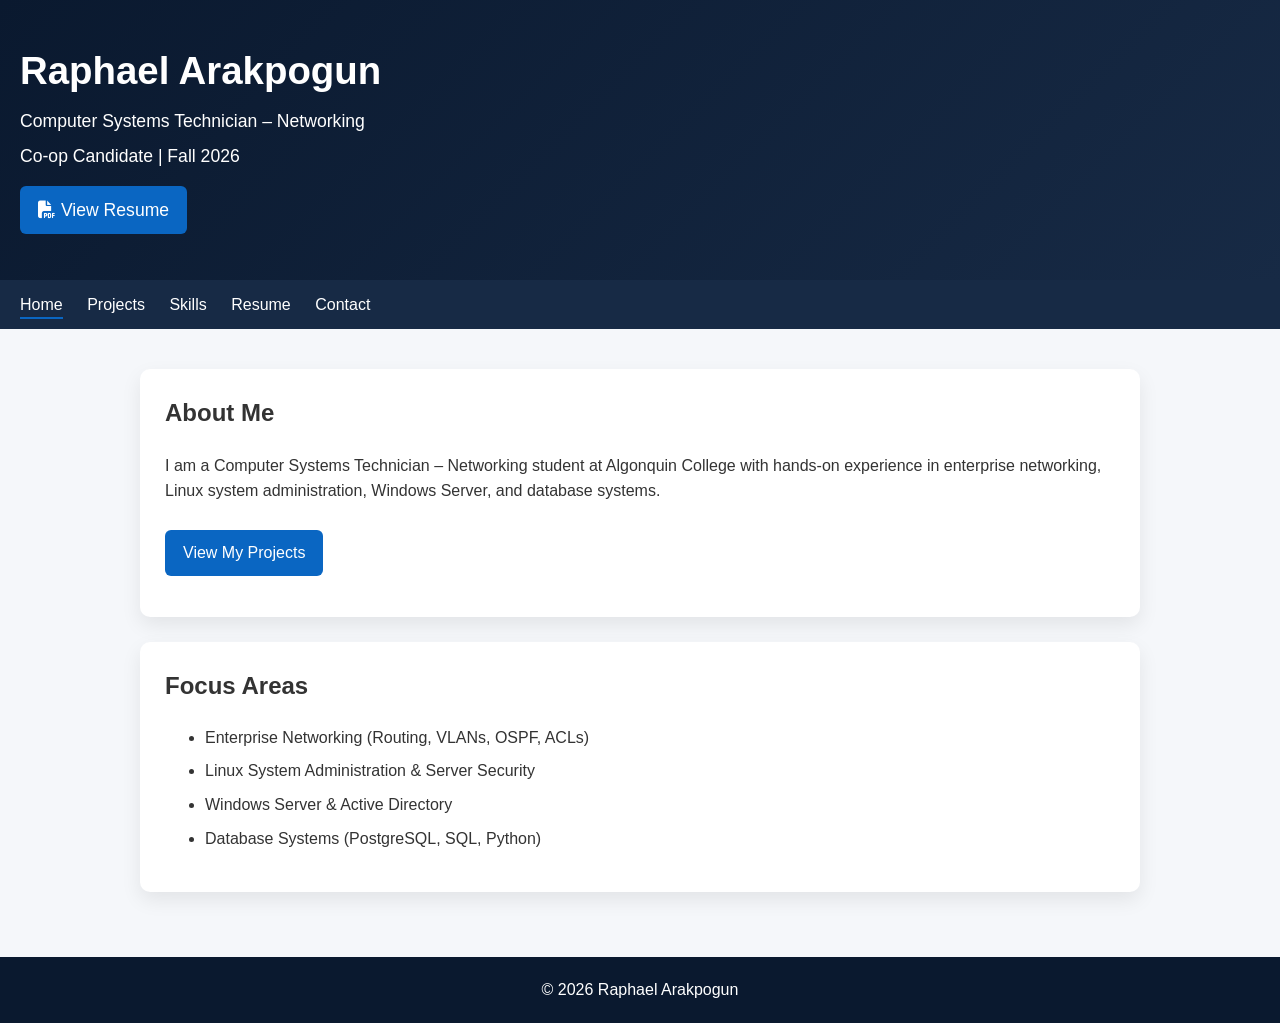
<file: index.html>
<!DOCTYPE html>
<html lang="en">
<head>
  <meta charset="UTF-8">
  <title>Raphael Arakpogun | Portfolio</title>
  <link rel="stylesheet" href="assets/css/style.css">
  <link rel="stylesheet" href="https://cdnjs.cloudflare.com/ajax/libs/font-awesome/6.5.0/css/all.min.css">
</head>

<body>

<header>
  <h1>Raphael Arakpogun</h1>
  <p>Computer Systems Technician – Networking</p>
  <p>Co‑op Candidate | Fall 2026</p>

<p>
  <a href="Resume.pdf" class="button" target="_blank">
    <i class="fa-solid fa-file-pdf"></i>
    View Resume
  </a>
</p>
  
</header>

<nav>
  <a href="index.html" class="active">Home</a>
  <a href="projects.html">Projects</a>
  <a href="skills.html">Skills</a>
  <a href="resume.html">Resume</a>
  <a href="contact.html">Contact</a>
</nav>


<section>
  <div class="card">
    <h2>About Me</h2>
    <p>
      I am a Computer Systems Technician – Networking student at Algonquin College
      with hands‑on experience in enterprise networking, Linux system administration,
      Windows Server, and database systems.
    </p>
    <p>
  <a href="projects.html" class="button">View My Projects</a>
</p>
  </div>

  <div class="card">
    <h2>Focus Areas</h2>
    <ul>
      <li>Enterprise Networking (Routing, VLANs, OSPF, ACLs)</li>
      <li>Linux System Administration & Server Security</li>
      <li>Windows Server & Active Directory</li>
      <li>Database Systems (PostgreSQL, SQL, Python)</li>
    </ul>
  </div>
</section>

<footer>
  © 2026 Raphael Arakpogun
</footer>

</body>
</html>
</file>
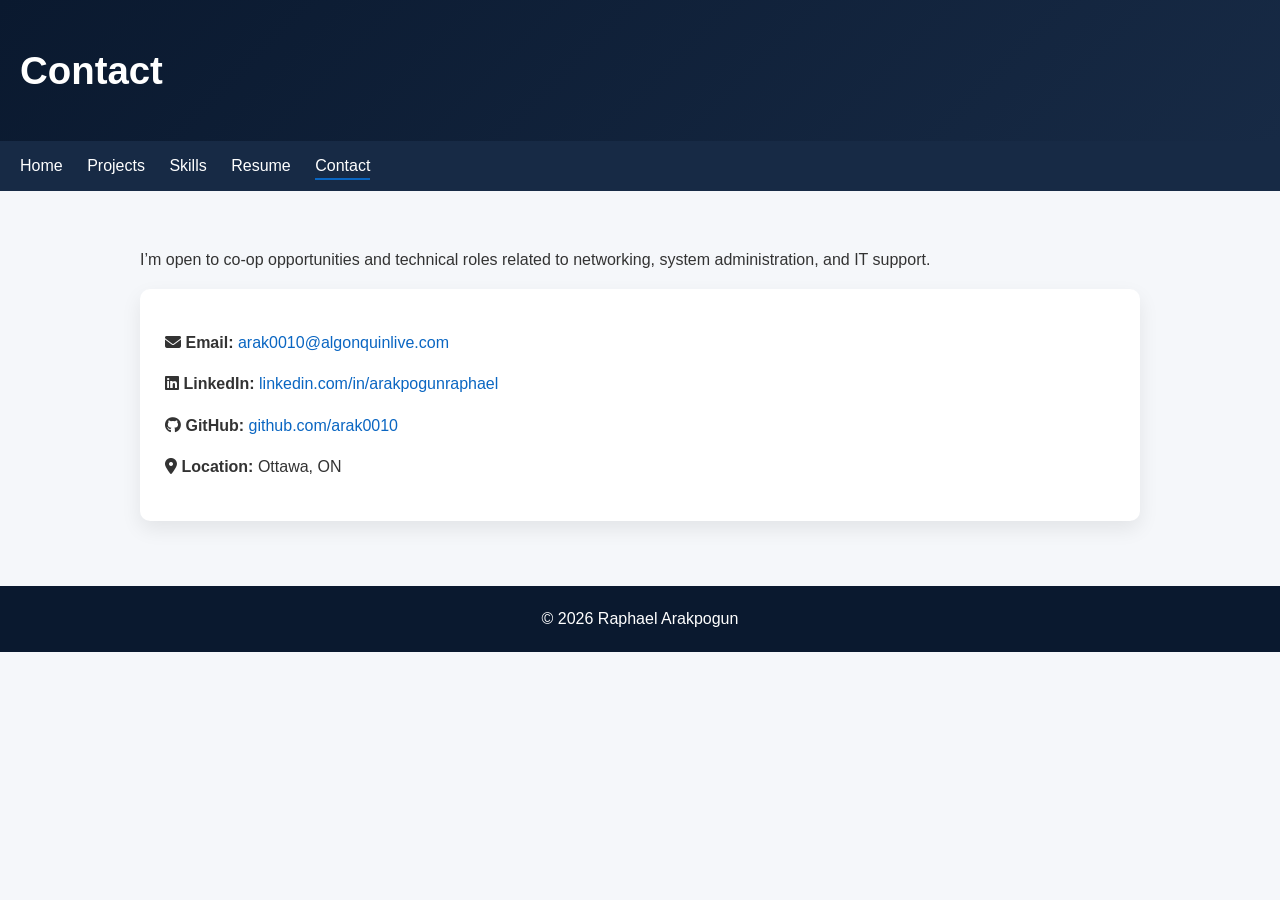
<file: contact.html>
<!DOCTYPE html>
<html lang="en">
<head>
  <meta charset="UTF-8">
  <title>Contact | Raphael Arakpogun</title>
  <link rel="stylesheet" href="assets/css/style.css">
  <link rel="stylesheet" href="https://cdnjs.cloudflare.com/ajax/libs/font-awesome/6.5.0/css/all.min.css">
</head>

<body>

<header>
  <h1>Contact</h1>
</header>

<nav>
  <a href="index.html">Home</a>
  <a href="projects.html">Projects</a>
  <a href="skills.html">Skills</a>
  <a href="resume.html">Resume</a>
  <a href="contact.html" class="active">Contact</a>
</nav>

<section>

<p>
  I’m open to co-op opportunities and technical roles related to networking,
  system administration, and IT support.
</p>


  <div class="card">
  <p>
    <i class="fa-solid fa-envelope"></i>
    <strong>Email:</strong>
    <a href="mailto:arak0010@algonquinlive.com">
      arak0010@algonquinlive.com
    </a>
  </p>

  <p>
    <i class="fa-brands fa-linkedin"></i>
    <strong>LinkedIn:</strong>
    <a href="https://linkedin.com/in/arakpogunraphael" target="_blank">
      linkedin.com/in/arakpogunraphael
    </a>
  </p>

  <p>
    <i class="fa-brands fa-github"></i>
    <strong>GitHub:</strong>
    <a href="https://github.com/arak0010" target="_blank">
      github.com/arak0010
    </a>
  </p>

  <p>
    <i class="fa-solid fa-location-dot"></i>
    <strong>Location:</strong> Ottawa, ON
  </p>
</div>

</section>

<footer>
  © 2026 Raphael Arakpogun
</footer>

</body>
</html>
</file>
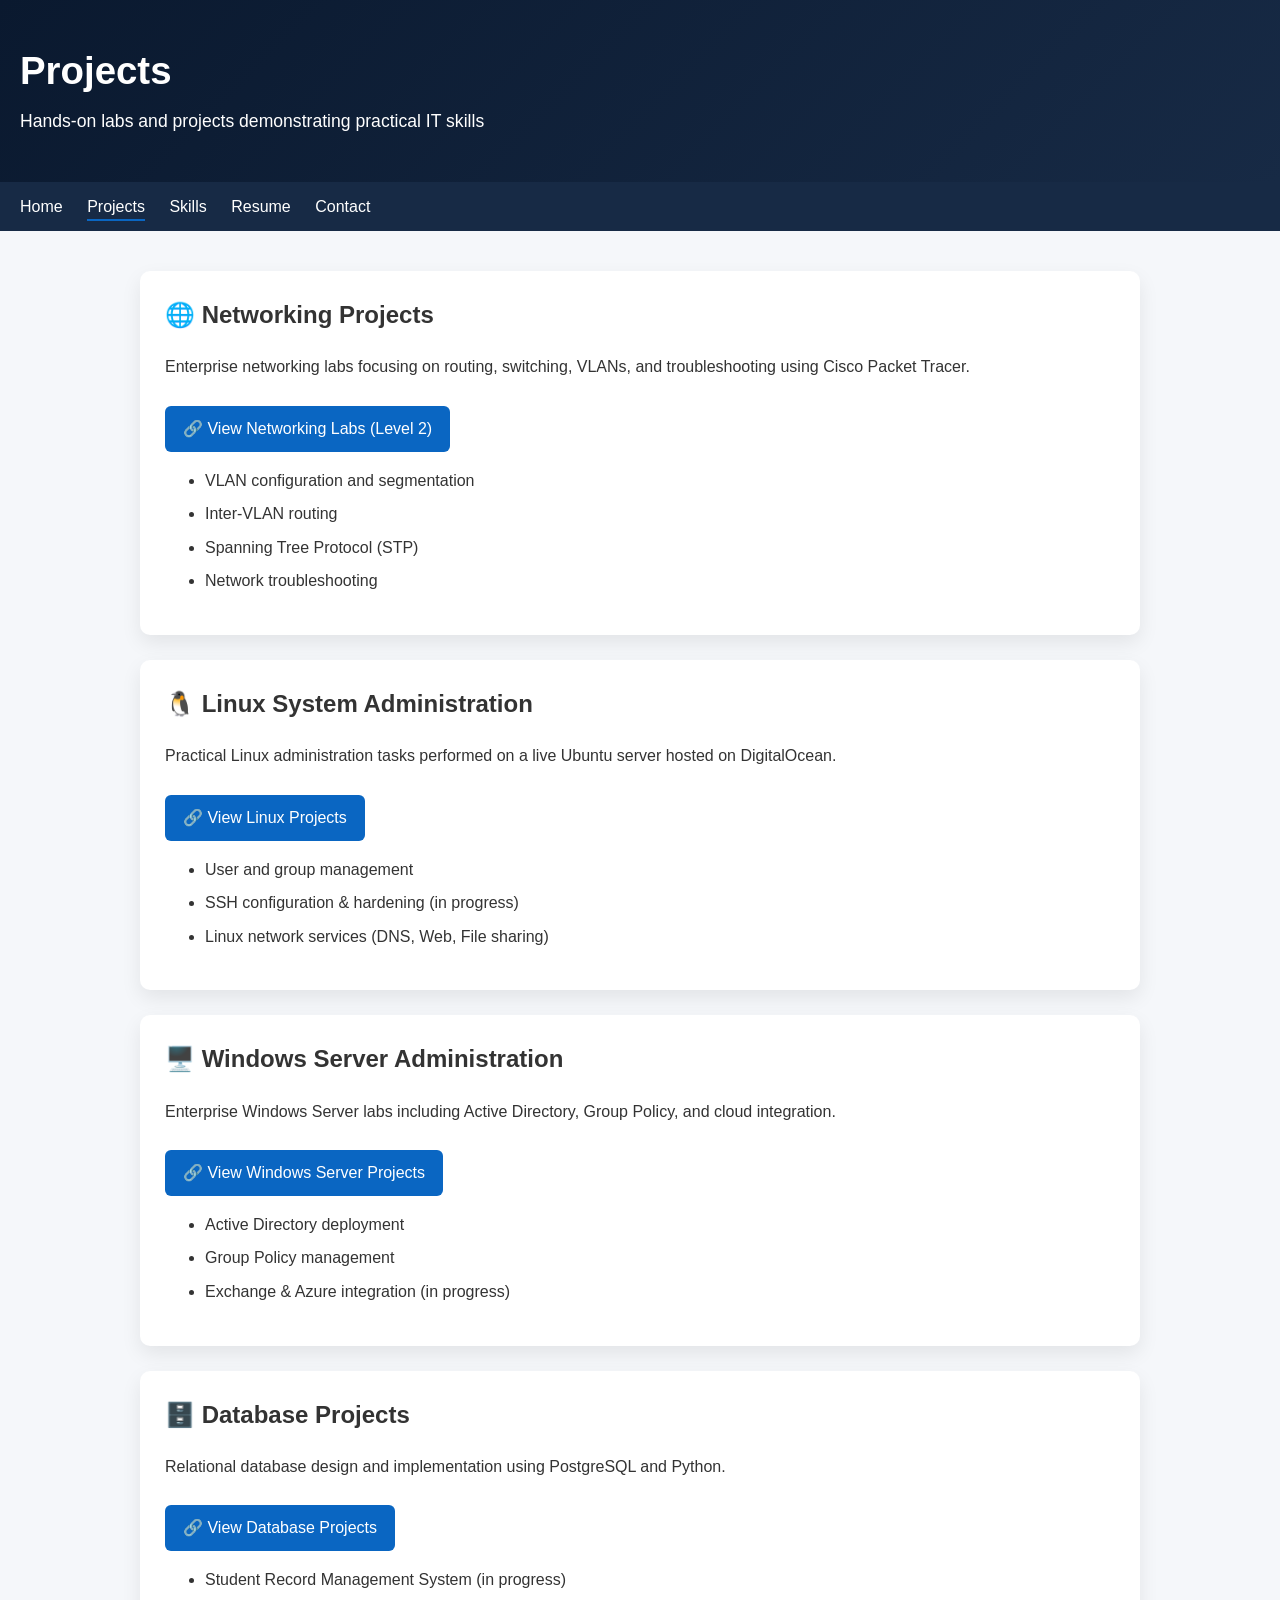
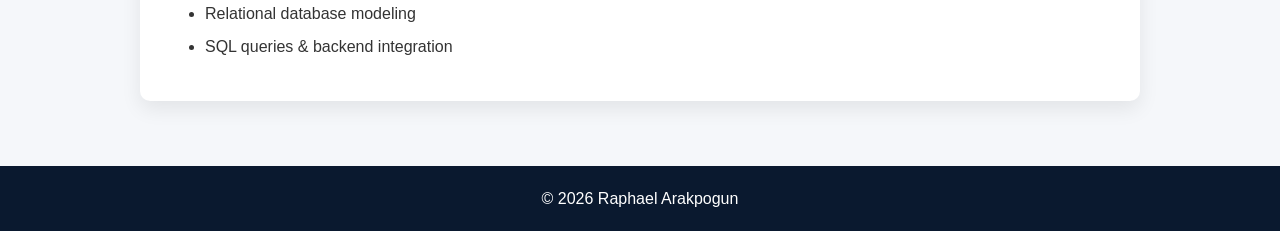
<file: projects.html>
<!DOCTYPE html>
<html lang="en">
<head>
  <meta charset="UTF-8">
  <title>Projects | Raphael Arakpogun</title>
  <link rel="stylesheet" href="assets/css/style.css">
  <link rel="stylesheet" href="https://cdnjs.cloudflare.com/ajax/libs/font-awesome/6.5.0/css/all.min.css">
</head>

<body>

<header>
  <h1>Projects</h1>
  <p>Hands-on labs and projects demonstrating practical IT skills</p>
</header>

<nav>
  <a href="index.html">Home</a>
  <a href="projects.html" class="active">Projects</a>
  <a href="skills.html">Skills</a>
  <a href="resume.html">Resume</a>
  <a href="contact.html">Contact</a>
</nav>


<section>

  <div class="card">
    <h2>🌐 Networking Projects</h2>
    <p>
      Enterprise networking labs focusing on routing, switching, VLANs,
      and troubleshooting using Cisco Packet Tracer.
    </p>

    <p>
  <a href="https://github.com/arak0010/networking-labs-level2"
     target="_blank"
     class="button">
    🔗 View Networking Labs (Level 2)
  </a>
</p>
    <ul>
      <li>VLAN configuration and segmentation</li>
      <li>Inter-VLAN routing</li>
      <li>Spanning Tree Protocol (STP)</li>
      <li>Network troubleshooting</li>
    </ul>
  </div>

  <div class="card">
    <h2>🐧 Linux System Administration</h2>
    <p>
      Practical Linux administration tasks performed on a live Ubuntu server
      hosted on DigitalOcean.
    </p>

    <p>
  <a href="https://github.com/arak0010/linux-system-administration"
     target="_blank"
     class="button">
    🔗 View Linux Projects
  </a>
</p>
    <ul>
      <li>User and group management</li>
      <li>SSH configuration & hardening (in progress)</li>
      <li>Linux network services (DNS, Web, File sharing)</li>
    </ul>
  </div>

  <div class="card">
    <h2>🖥️ Windows Server Administration</h2>
    <p>
      Enterprise Windows Server labs including Active Directory, Group Policy,
      and cloud integration.
    </p>

    <p>
  <a href="https://github.com/arak0010/windows-server-administration"
     target="_blank"
     class="button">
    🔗 View Windows Server Projects
  </a>
</p>
    <ul>
      <li>Active Directory deployment</li>
      <li>Group Policy management</li>
      <li>Exchange & Azure integration (in progress)</li>
    </ul>
  </div>

  <div class="card">
    <h2>🗄️ Database Projects</h2>
    <p>
      Relational database design and implementation using PostgreSQL and Python.
    </p>

    <p>
  <a href="https://github.com/arak0010/database-projects"
     target="_blank"
     class="button">
    🔗 View Database Projects
  </a>
</p>
    <ul>
      <li>Student Record Management System (in progress)</li>
      <li>Relational database modeling</li>
      <li>SQL queries & backend integration</li>
    </ul>
  </div>

</section>

<footer>
  © 2026 Raphael Arakpogun
</footer>

</body>
</html>
</file>
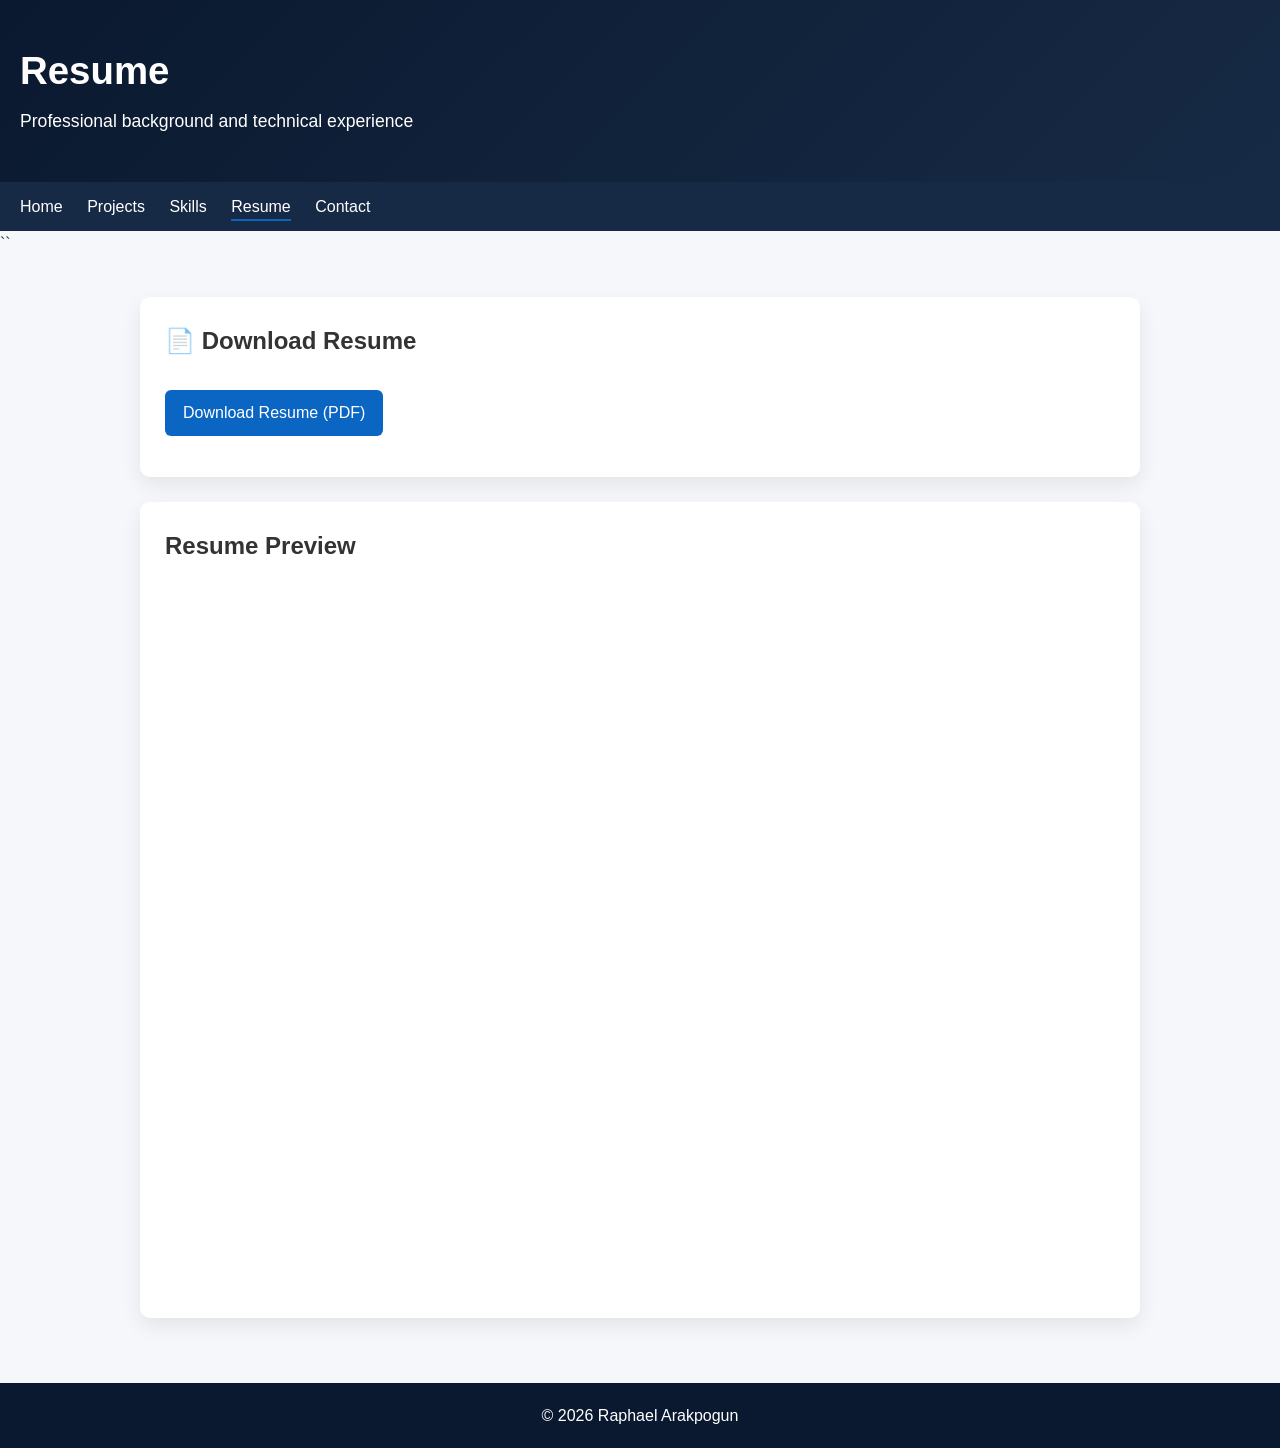
<file: resume.html>
<!DOCTYPE html>
<html lang="en">
<head>
  <meta charset="UTF-8">
  <title>Resume | Raphael Arakpogun</title>
  <link rel="stylesheet" href="assets/css/style.css">
  <link rel="stylesheet" href="https://cdnjs.cloudflare.com/ajax/libs/font-awesome/6.5.0/css/all.min.css">
</head>

<body>

<header>
  <h1>Resume</h1>
  <p>Professional background and technical experience</p>
</header>

<nav>
  <a href="index.html">Home</a>
  <a href="projects.html">Projects</a>
  <a href="skills.html">Skills</a>
  <a href="resume.html" class="active">Resume</a>
  <a href="contact.html">Contact</a>
</nav>
``

<section>

  <div class="card">
    <h2>📄 Download Resume</h2>
    <p>
    <a href="Resume.pdf" class="button" target="_blank">
  Download Resume (PDF)
</a>
    </p>
  </div>

  <div class="card">
    <h2>Resume Preview</h2>
    <iframe
      src="Resume.pdf"
      width="100%"
      height="700px"
      style="border:none;">
    </iframe>
  </div>

</section>

<footer>
  © 2026 Raphael Arakpogun
</footer>

</body>
</html>
</file>
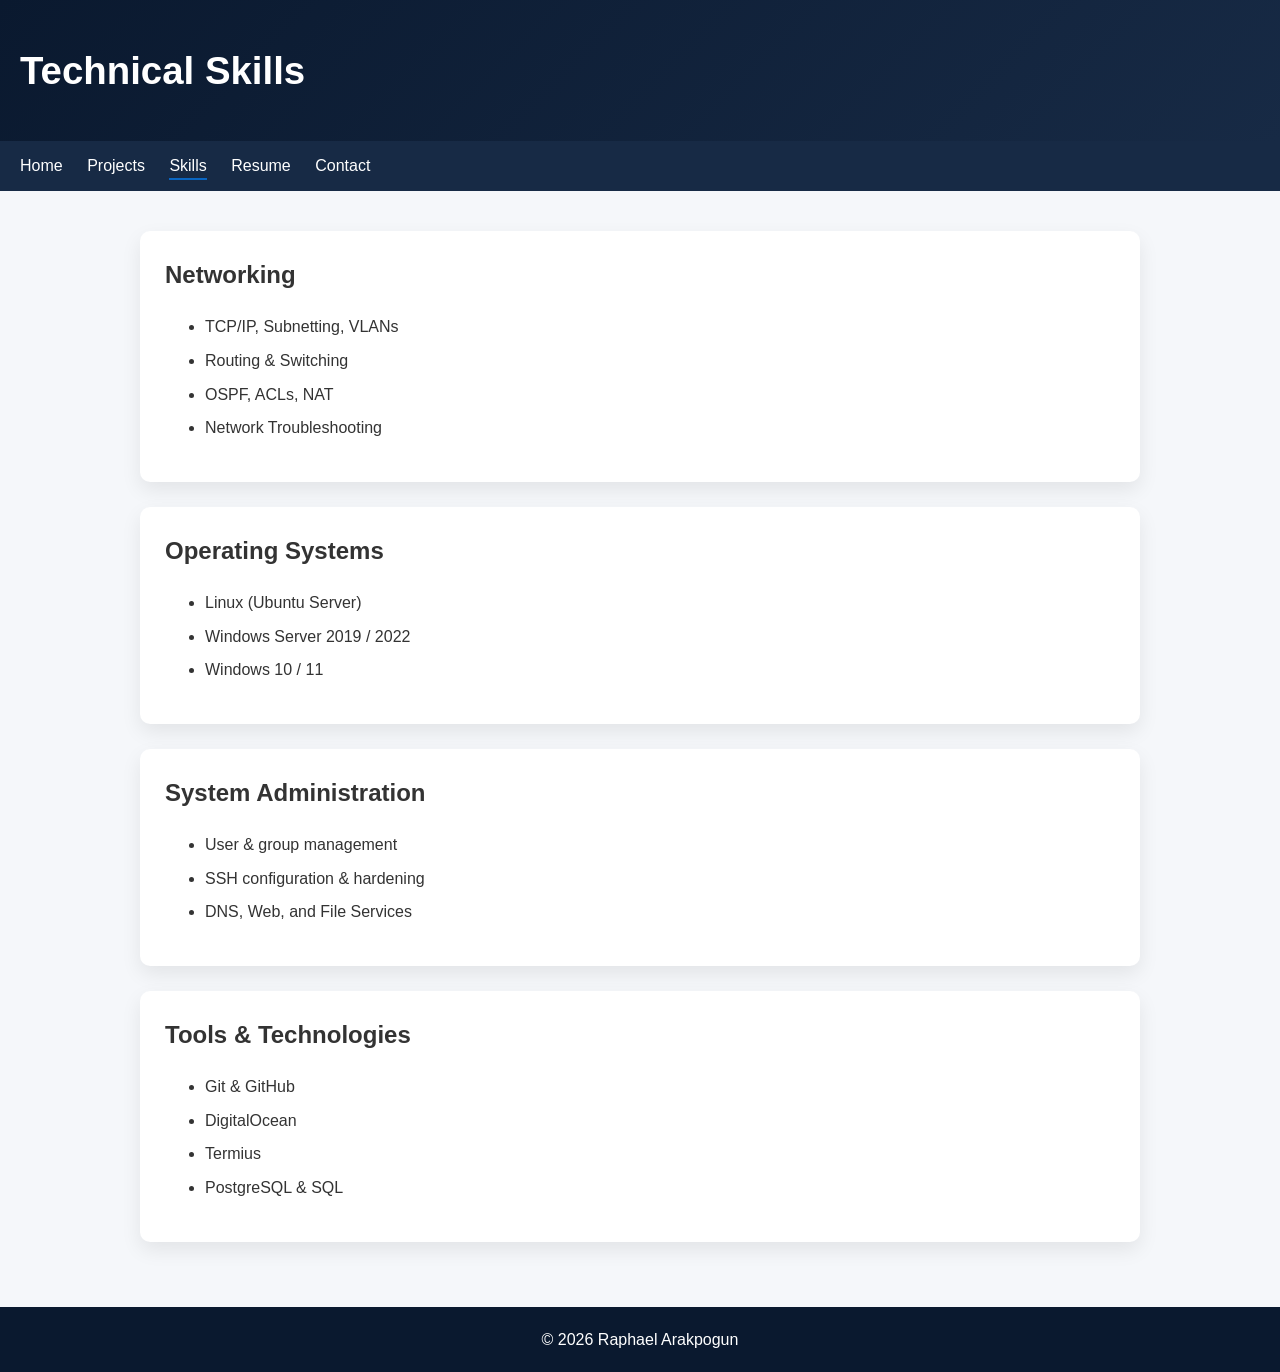
<file: skills.html>
<!DOCTYPE html>
<html lang="en">
<head>
  <meta charset="UTF-8">
  <title>Skills | Raphael Arakpogun</title>
  <link rel="stylesheet" href="assets/css/style.css">
  <link rel="stylesheet" href="https://cdnjs.cloudflare.com/ajax/libs/font-awesome/6.5.0/css/all.min.css">
</head>

<body>

<header>
  <h1>Technical Skills</h1>
</header>

<nav>
  <a href="index.html">Home</a>
  <a href="projects.html">Projects</a>
  <a href="skills.html" class="active">Skills</a>
  <a href="resume.html">Resume</a>
  <a href="contact.html">Contact</a>
</nav>
  
<section>

  <div class="card">
    <h2>Networking</h2>
    <ul>
      <li>TCP/IP, Subnetting, VLANs</li>
      <li>Routing & Switching</li>
      <li>OSPF, ACLs, NAT</li>
      <li>Network Troubleshooting</li>
    </ul>
  </div>

  <div class="card">
    <h2>Operating Systems</h2>
    <ul>
      <li>Linux (Ubuntu Server)</li>
      <li>Windows Server 2019 / 2022</li>
      <li>Windows 10 / 11</li>
    </ul>
  </div>

  <div class="card">
    <h2>System Administration</h2>
    <ul>
      <li>User & group management</li>
      <li>SSH configuration & hardening</li>
      <li>DNS, Web, and File Services</li>
    </ul>
  </div>

  <div class="card">
    <h2>Tools & Technologies</h2>
    <ul>
      <li>Git & GitHub</li>
      <li>DigitalOcean</li>
      <li>Termius</li>
      <li>PostgreSQL & SQL</li>
    </ul>
  </div>

</section>

<footer>
  © 2026 Raphael Arakpogun
</footer>

</body>
</html>
</file>
<file: assets/css/style.css>
/* ===== Global ===== */
body {
  font-family: "Segoe UI", Arial, sans-serif;
  margin: 0;
  background-color: #f5f7fa;
  color: #333;
  line-height: 1.6;
}

a {
  color: #0a66c2;
  text-decoration: none;
}

a:hover {
  text-decoration: underline;
}

/* ===== Header ===== */
header {
  background: linear-gradient(135deg, #0a192f, #172a45);
  color: white;
  padding: 40px 20px;
}

header h1 {
  margin: 0;
  font-size: 2.4rem;
}

header p {
  margin: 6px 0;
  font-size: 1.1rem;
}

/* ===== Navigation ===== */
nav {
  background: #172a45;
  padding: 12px 20px;
}

nav a {
  color: white;
  margin-right: 20px;
  font-weight: 500;
}

/* ===== Layout ===== */
section {
  max-width: 1000px;
  margin: auto;
  padding: 40px 20px;
}

/* ===== Cards ===== */
.card {
  background: white;
  padding: 25px;
  margin-bottom: 25px;
  border-radius: 10px;
  box-shadow: 0 8px 20px rgba(0, 0, 0, 0.08);
}

.card h2 {
  margin-top: 0;
}

/* ===== Footer ===== */
footer {
  background: #0a192f;
  color: white;
  text-align: center;
  padding: 20px;
}

/* ===== Buttons / Call to Action ===== */
.button {
  display: inline-block;
  padding: 10px 18px;
  background: #0a66c2;
  color: white;
  border-radius: 6px;
  font-weight: 500;
  margin-top: 10px;
}

.button:hover {
  background: #084c9e;
  text-decoration: none;
}

/* ===== Card Hover Effect ===== */
.card {
  transition: transform 0.2s ease, box-shadow 0.2s ease;
}

.card:hover {
  transform: translateY(-4px);
  box-shadow: 0 12px 25px rgba(0,0,0,0.12);
}

/* ===== Lists ===== */
ul li {
  margin-bottom: 8px;
}

/* ===== Mobile Responsiveness ===== */
@media (max-width: 768px) {
  header h1 {
    font-size: 1.8rem;
  }

  nav a {
    display: inline-block;
    margin-bottom: 8px;
  }

  section {
    padding: 25px 15px;
  }
}


/* ===== Active Navigation ===== */
nav a.active {
  border-bottom: 2px solid #0a66c2;
  padding-bottom: 4px;
}
</file>
